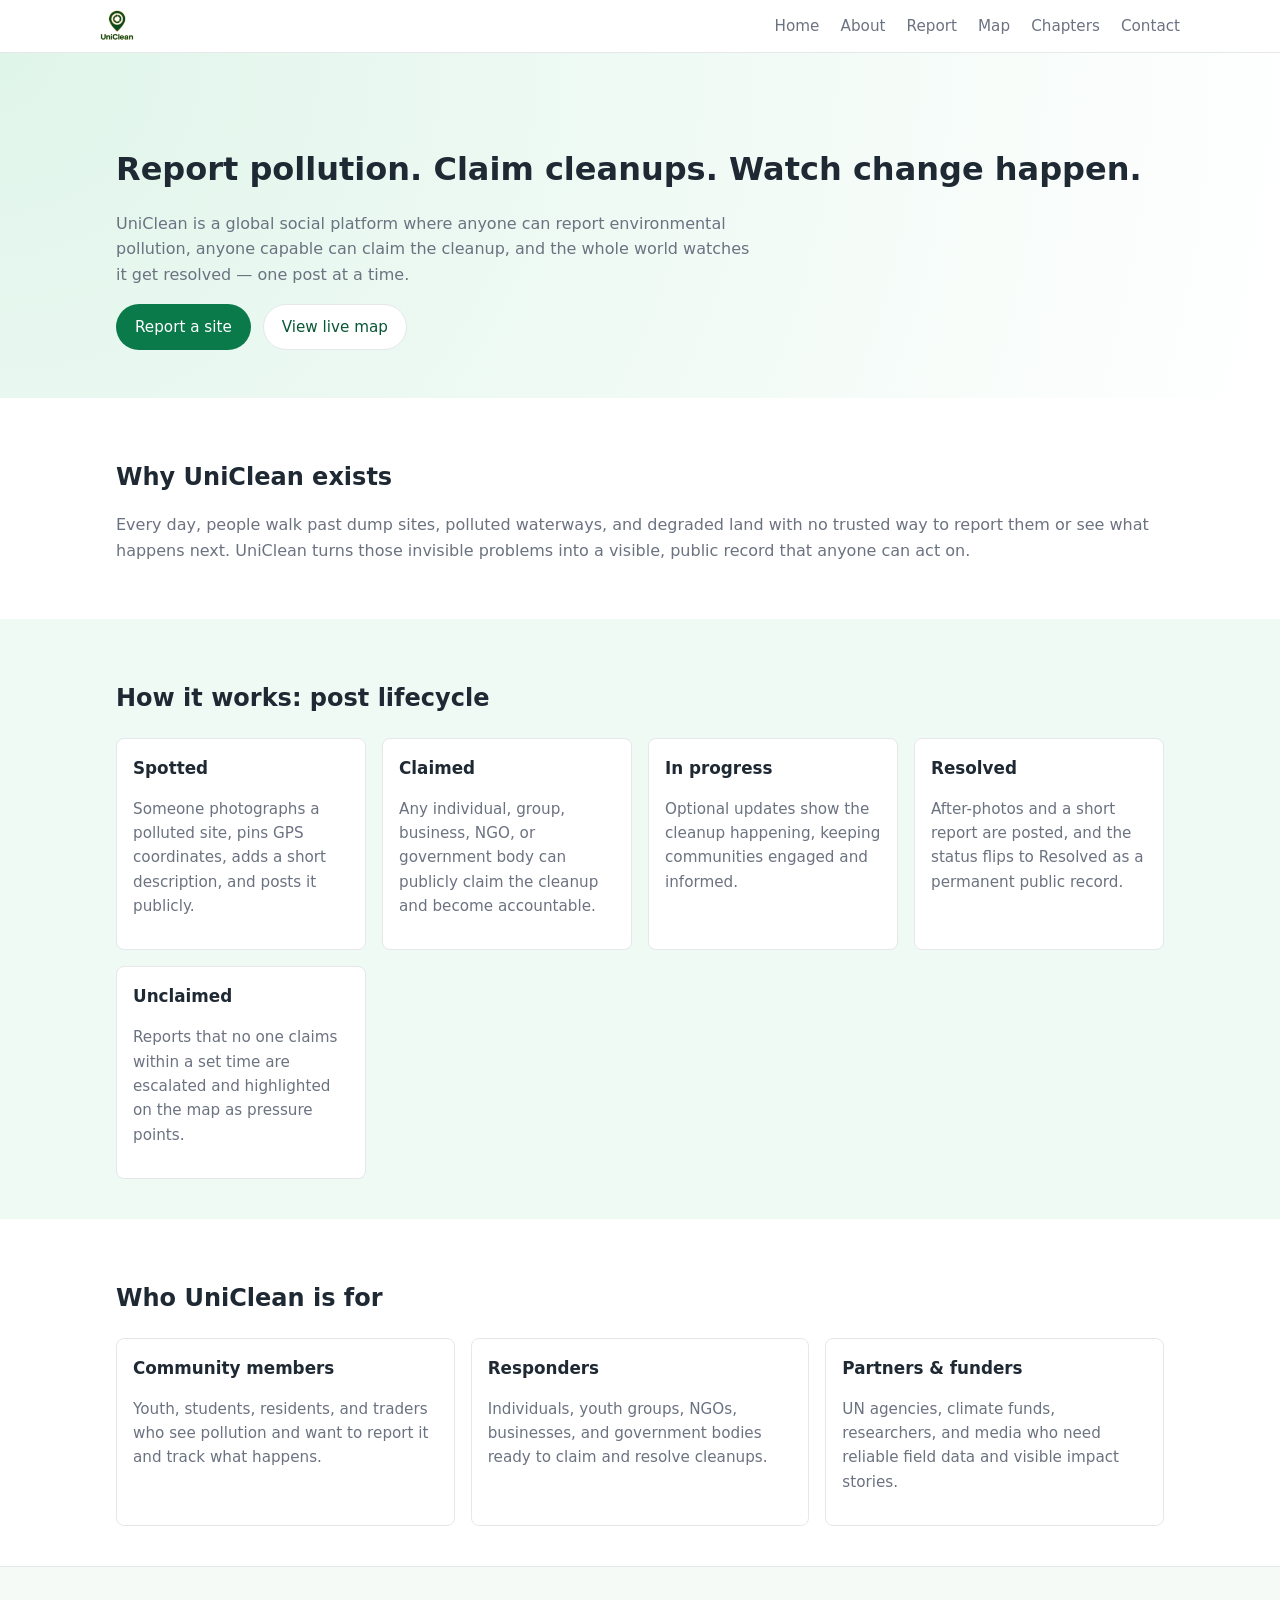
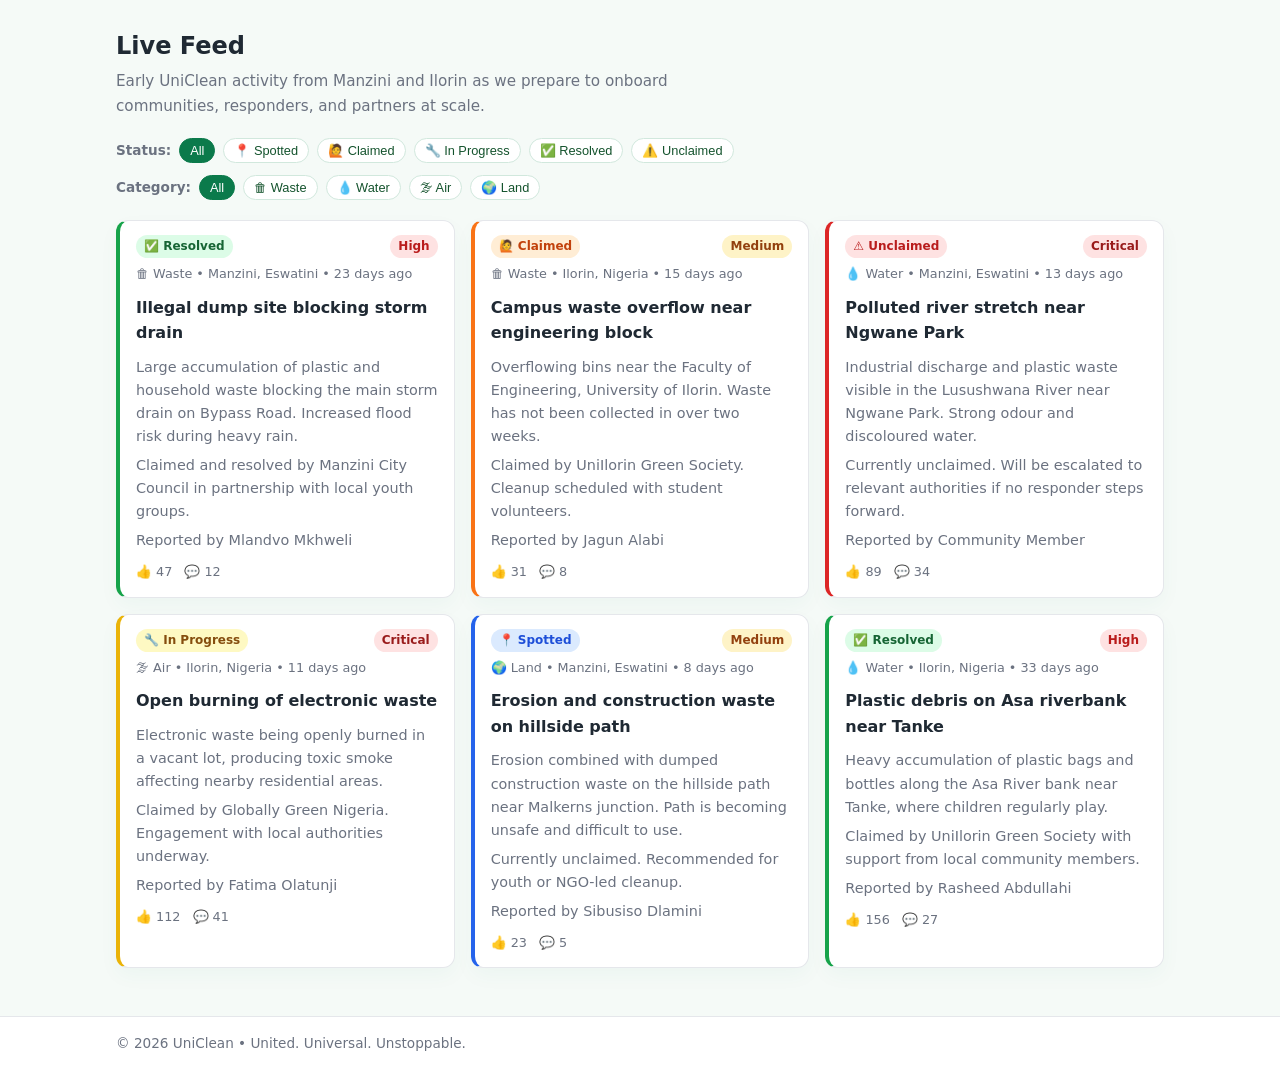
<file: index.html>
<!DOCTYPE html>
<html lang="en">
<head>
  <meta charset="UTF-8">
  <title>UniClean – United. Universal. Unstoppable.</title>
  <meta name="viewport" content="width=device-width, initial-scale=1">
  <link rel="stylesheet" href="styles.css">
</head>
<body>
<header class="navbar">
  <div class="container nav-content">
<a href="index.html" class="logo">
  <img src="logo.jpg" alt="UniClean logo">
</a>
    <nav>
  <a href="index.html">Home</a>
  <a href="about.html">About</a>    
  <a href="report.html">Report</a>
  <a href="map.html">Map</a>
  <a href="chapters.html">Chapters</a>
  <a href="contact.html">Contact</a>
</nav>
  </div>
</header>

<main>
  <section class="hero">
    <div class="container hero-content">
      <div>
        <h1>Report pollution. Claim cleanups. Watch change happen.</h1>
        <p>
          UniClean is a global social platform where anyone can report environmental pollution,
          anyone capable can claim the cleanup, and the whole world watches it get resolved — one post at a time.
        </p>
        <div class="hero-actions">
          <a href="report.html" class="btn primary">Report a site</a>
          <a href="map.html" class="btn secondary">View live map</a>
        </div>
      </div>
    </div>
  </section>

  <section class="section">
    <div class="container">
      <h2>Why UniClean exists</h2>
      <p>
        Every day, people walk past dump sites, polluted waterways, and degraded land with no trusted way
        to report them or see what happens next. UniClean turns those invisible problems into a visible,
        public record that anyone can act on.
      </p>
    </div>
  </section>

  <section class="section alt">
    <div class="container">
      <h2>How it works: post lifecycle</h2>
      <div class="cards">
        <div class="card">
          <h3>Spotted</h3>
          <p>Someone photographs a polluted site, pins GPS coordinates, adds a short description, and posts it publicly.</p>
        </div>
        <div class="card">
          <h3>Claimed</h3>
          <p>Any individual, group, business, NGO, or government body can publicly claim the cleanup and become accountable.</p>
        </div>
        <div class="card">
          <h3>In progress</h3>
          <p>Optional updates show the cleanup happening, keeping communities engaged and informed.</p>
        </div>
        <div class="card">
          <h3>Resolved</h3>
          <p>After-photos and a short report are posted, and the status flips to Resolved as a permanent public record.</p>
        </div>
        <div class="card">
          <h3>Unclaimed</h3>
          <p>Reports that no one claims within a set time are escalated and highlighted on the map as pressure points.</p>
        </div>
      </div>
    </div>
  </section>

  <section class="section">
    <div class="container">
      <h2>Who UniClean is for</h2>
      <div class="cards">
        <div class="card">
          <h3>Community members</h3>
          <p>Youth, students, residents, and traders who see pollution and want to report it and track what happens.</p>
        </div>
        <div class="card">
          <h3>Responders</h3>
          <p>Individuals, youth groups, NGOs, businesses, and government bodies ready to claim and resolve cleanups.</p>
        </div>
        <div class="card">
          <h3>Partners & funders</h3>
          <p>UN agencies, climate funds, researchers, and media who need reliable field data and visible impact stories.</p>
        </div>
      </div>
    </div>
  </section>
 <section class="uc-section">
  <div class="container">
    <div class="uc-section-header">
      <h2>Live Feed</h2>
      <p>
        Early UniClean activity from Manzini and Ilorin as we prepare to onboard
        communities, responders, and partners at scale.
      </p>
    </div>

    <div class="uc-filters">
      <div class="uc-filter-group" data-filter-group="status">
        <span class="uc-filter-label">Status:</span>
        <button class="uc-chip uc-chip-active" data-value="all">All</button>
        <button class="uc-chip" data-value="spotted">📍 Spotted</button>
        <button class="uc-chip" data-value="claimed">🙋 Claimed</button>
        <button class="uc-chip" data-value="in-progress">🔧 In Progress</button>
        <button class="uc-chip" data-value="resolved">✅ Resolved</button>
        <button class="uc-chip" data-value="unclaimed">⚠️ Unclaimed</button>
      </div>

      <div class="uc-filter-group" data-filter-group="category">
        <span class="uc-filter-label">Category:</span>
        <button class="uc-chip uc-chip-active" data-value="all">All</button>
        <button class="uc-chip" data-value="waste">🗑 Waste</button>
        <button class="uc-chip" data-value="water">💧 Water</button>
        <button class="uc-chip" data-value="air">🌫 Air</button>
        <button class="uc-chip" data-value="land">🌍 Land</button>
      </div>
    </div>

    <div class="uc-feed" id="ucFeed">
      <!-- Card 1 -->
      <article class="uc-card uc-card-resolved"
        data-status="resolved"
        data-category="waste">
        <div class="uc-card-status">
          <span class="uc-status-pill uc-status-resolved">✅ Resolved</span>
          <span class="uc-pill uc-pill-high">High</span>
        </div>
        <div class="uc-card-meta">
          <span>🗑 Waste</span>
          <span>•</span>
          <span>Manzini, Eswatini</span>
          <span>•</span>
          <span>23 days ago</span>
        </div>
        <h3>Illegal dump site blocking storm drain</h3>
        <p>
          Large accumulation of plastic and household waste blocking the main
          storm drain on Bypass Road. Increased flood risk during heavy rain.
        </p>
        <p class="uc-card-detail">
          Claimed and resolved by Manzini City Council in partnership with local youth groups.
        </p>
        <p class="uc-card-author">Reported by Mlandvo Mkhweli</p>
        <div class="uc-card-actions">
          <span>👍 47</span>
          <span>💬 12</span>
        </div>
      </article>

      <!-- Card 2 -->
      <article class="uc-card uc-card-claimed"
        data-status="claimed"
        data-category="waste">
        <div class="uc-card-status">
          <span class="uc-status-pill uc-status-claimed">🙋 Claimed</span>
          <span class="uc-pill uc-pill-medium">Medium</span>
        </div>
        <div class="uc-card-meta">
          <span>🗑 Waste</span>
          <span>•</span>
          <span>Ilorin, Nigeria</span>
          <span>•</span>
          <span>15 days ago</span>
        </div>
        <h3>Campus waste overflow near engineering block</h3>
        <p>
          Overflowing bins near the Faculty of Engineering, University of Ilorin.
          Waste has not been collected in over two weeks.
        </p>
        <p class="uc-card-detail">
          Claimed by UniIlorin Green Society. Cleanup scheduled with student volunteers.
        </p>
        <p class="uc-card-author">Reported by Jagun Alabi</p>
        <div class="uc-card-actions">
          <span>👍 31</span>
          <span>💬 8</span>
        </div>
      </article>

      <!-- Card 3 -->
      <article class="uc-card uc-card-unclaimed"
        data-status="unclaimed"
        data-category="water">
        <div class="uc-card-status">
          <span class="uc-status-pill uc-status-unclaimed">⚠️ Unclaimed</span>
          <span class="uc-pill uc-pill-critical">Critical</span>
        </div>
        <div class="uc-card-meta">
          <span>💧 Water</span>
          <span>•</span>
          <span>Manzini, Eswatini</span>
          <span>•</span>
          <span>13 days ago</span>
        </div>
        <h3>Polluted river stretch near Ngwane Park</h3>
        <p>
          Industrial discharge and plastic waste visible in the Lusushwana River near
          Ngwane Park. Strong odour and discoloured water.
        </p>
        <p class="uc-card-detail">
          Currently unclaimed. Will be escalated to relevant authorities if no responder steps forward.
        </p>
        <p class="uc-card-author">Reported by Community Member</p>
        <div class="uc-card-actions">
          <span>👍 89</span>
          <span>💬 34</span>
        </div>
      </article>

      <!-- Card 4 -->
      <article class="uc-card uc-card-progress"
        data-status="in-progress"
        data-category="air">
        <div class="uc-card-status">
          <span class="uc-status-pill uc-status-progress">🔧 In Progress</span>
          <span class="uc-pill uc-pill-critical">Critical</span>
        </div>
        <div class="uc-card-meta">
          <span>🌫 Air</span>
          <span>•</span>
          <span>Ilorin, Nigeria</span>
          <span>•</span>
          <span>11 days ago</span>
        </div>
        <h3>Open burning of electronic waste</h3>
        <p>
          Electronic waste being openly burned in a vacant lot, producing toxic smoke
          affecting nearby residential areas.
        </p>
        <p class="uc-card-detail">
          Claimed by Globally Green Nigeria. Engagement with local authorities underway.
        </p>
        <p class="uc-card-author">Reported by Fatima Olatunji</p>
        <div class="uc-card-actions">
          <span>👍 112</span>
          <span>💬 41</span>
        </div>
      </article>

      <!-- Card 5 -->
      <article class="uc-card uc-card-spotted"
        data-status="spotted"
        data-category="land">
        <div class="uc-card-status">
          <span class="uc-status-pill uc-status-spotted">📍 Spotted</span>
          <span class="uc-pill uc-pill-medium">Medium</span>
        </div>
        <div class="uc-card-meta">
          <span>🌍 Land</span>
          <span>•</span>
          <span>Manzini, Eswatini</span>
          <span>•</span>
          <span>8 days ago</span>
        </div>
        <h3>Erosion and construction waste on hillside path</h3>
        <p>
          Erosion combined with dumped construction waste on the hillside path near
          Malkerns junction. Path is becoming unsafe and difficult to use.
        </p>
        <p class="uc-card-detail">
          Currently unclaimed. Recommended for youth or NGO-led cleanup.
        </p>
        <p class="uc-card-author">Reported by Sibusiso Dlamini</p>
        <div class="uc-card-actions">
          <span>👍 23</span>
          <span>💬 5</span>
        </div>
      </article>

      <!-- Card 6 -->
      <article class="uc-card uc-card-resolved"
        data-status="resolved"
        data-category="water">
        <div class="uc-card-status">
          <span class="uc-status-pill uc-status-resolved">✅ Resolved</span>
          <span class="uc-pill uc-pill-high">High</span>
        </div>
        <div class="uc-card-meta">
          <span>💧 Water</span>
          <span>•</span>
          <span>Ilorin, Nigeria</span>
          <span>•</span>
          <span>33 days ago</span>
        </div>
        <h3>Plastic debris on Asa riverbank near Tanke</h3>
        <p>
          Heavy accumulation of plastic bags and bottles along the Asa River bank near
          Tanke, where children regularly play.
        </p>
        <p class="uc-card-detail">
          Claimed by UniIlorin Green Society with support from local community members.
        </p>
        <p class="uc-card-author">Reported by Rasheed Abdullahi</p>
        <div class="uc-card-actions">
          <span>👍 156</span>
          <span>💬 27</span>
        </div>
      </article>
    </div>
  </div>
</section>
</main>
<footer class="footer">
  <div class="container footer-content">
    <span>© 2026 UniClean • United. Universal. Unstoppable.</span>
  </div>
  </footer>
<script src="main.js"></script>
</body>
</html> 
</body>
</html>
</file>
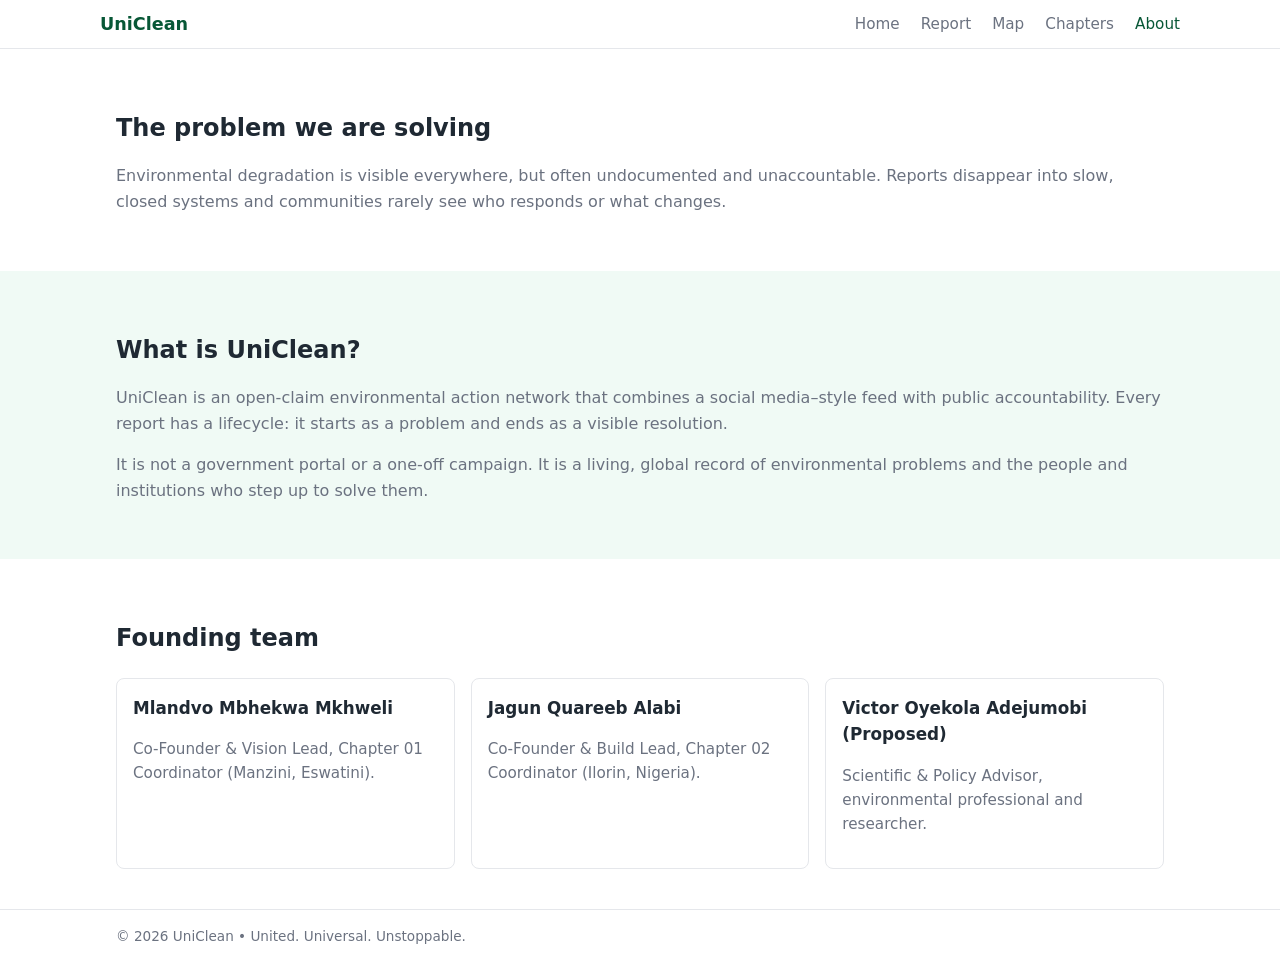
<file: about.html>
<!DOCTYPE html>
<html lang="en">
<head>
  <meta charset="UTF-8">
  <title>About – UniClean</title>
  <meta name="viewport" content="width=device-width, initial-scale=1">
  <link rel="stylesheet" href="styles.css">
</head>
<body>
<header class="navbar">
  <div class="container nav-content">
    <div class="logo">UniClean</div>
    <nav>
      <a href="index.html">Home</a>
      <a href="report.html">Report</a>
      <a href="map.html">Map</a>
      <a href="chapters.html">Chapters</a>
      <a href="about.html" class="active">About</a>
    </nav>
  </div>
</header>

<main>
  <section class="section">
    <div class="container">
      <h2>The problem we are solving</h2>
      <p>
        Environmental degradation is visible everywhere, but often undocumented and unaccountable.
        Reports disappear into slow, closed systems and communities rarely see who responds or what changes.
      </p>
    </div>
  </section>

  <section class="section alt">
    <div class="container">
      <h2>What is UniClean?</h2>
      <p>
        UniClean is an open-claim environmental action network that combines a social media–style feed
        with public accountability. Every report has a lifecycle: it starts as a problem and ends as a
        visible resolution.
      </p>
      <p>
        It is not a government portal or a one-off campaign. It is a living, global record of
        environmental problems and the people and institutions who step up to solve them.
      </p>
    </div>
  </section>

  <section class="section">
    <div class="container">
      <h2>Founding team</h2>
      <div class="cards">
        <div class="card">
          <h3>Mlandvo Mbhekwa Mkhweli</h3>
          <p>Co‑Founder & Vision Lead, Chapter 01 Coordinator (Manzini, Eswatini).</p>
        </div>
        <div class="card">
          <h3>Jagun Quareeb Alabi</h3>
          <p>Co‑Founder & Build Lead, Chapter 02 Coordinator (Ilorin, Nigeria).</p>
        </div>
        <div class="card">
          <h3>Victor Oyekola Adejumobi (Proposed)</h3>
          <p>Scientific & Policy Advisor, environmental professional and researcher.</p>
        </div>
      </div>
    </div>
  </section>
</main>

<footer class="footer">
  <div class="container footer-content">
    <span>© 2026 UniClean • United. Universal. Unstoppable.</span>
  </div>
</footer>
</body>
</html>
</file>
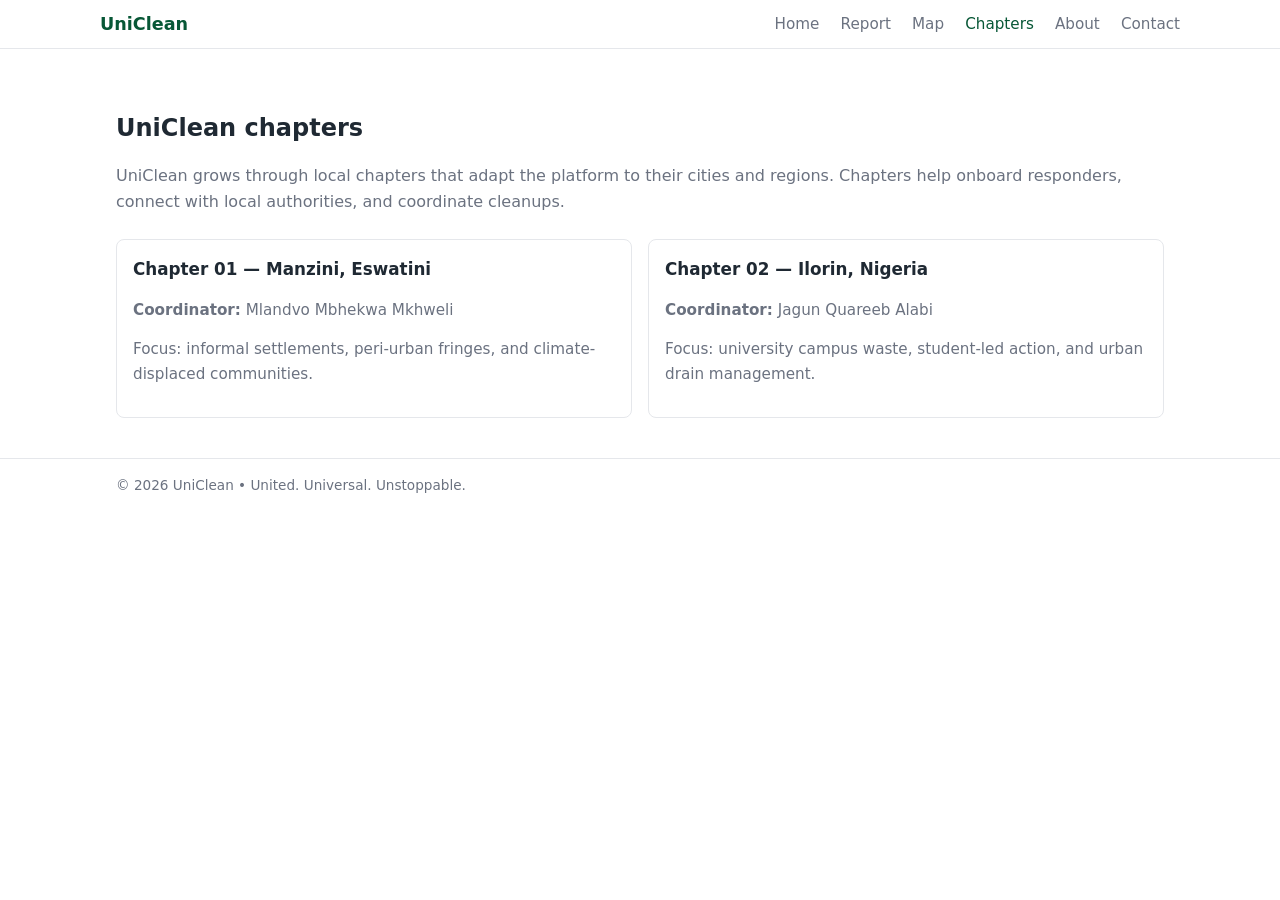
<file: chapter.html>
<!DOCTYPE html>
<html lang="en">
<head>
  <meta charset="UTF-8">
  <title>Chapters – UniClean</title>
  <meta name="viewport" content="width=device-width, initial-scale=1">
  <link rel="stylesheet" href="styles.css">
</head>
<body>
<header class="navbar">
  <div class="container nav-content">
    <div class="logo">UniClean</div>
    <nav>
      <a href="index.html">Home</a>
      <a href="report.html">Report</a>
      <a href="map.html">Map</a>
      <a href="chapters.html" class="active">Chapters</a>
      <a href="about.html">About</a>
      <a href="contact.html">Contact</a>
    </nav>
  </div>
</header>

<main>
  <section class="section">
    <div class="container">
      <h2>UniClean chapters</h2>
      <p>
        UniClean grows through local chapters that adapt the platform to their cities and regions.
        Chapters help onboard responders, connect with local authorities, and coordinate cleanups.
      </p>
      <div class="cards" style="margin-top: 24px;">
        <div class="card">
          <h3>Chapter 01 — Manzini, Eswatini</h3>
          <p><strong>Coordinator:</strong> Mlandvo Mbhekwa Mkhweli</p>
          <p>Focus: informal settlements, peri-urban fringes, and climate-displaced communities.</p>
        </div>
        <div class="card">
          <h3>Chapter 02 — Ilorin, Nigeria</h3>
          <p><strong>Coordinator:</strong> Jagun Quareeb Alabi</p>
          <p>Focus: university campus waste, student-led action, and urban drain management.</p>
        </div>
      </div>
    </div>
  </section>
</main>

<footer class="footer">
  <div class="container footer-content">
    <span>© 2026 UniClean • United. Universal. Unstoppable.</span>
  </div>
</footer>
</body>
</html>
</file>
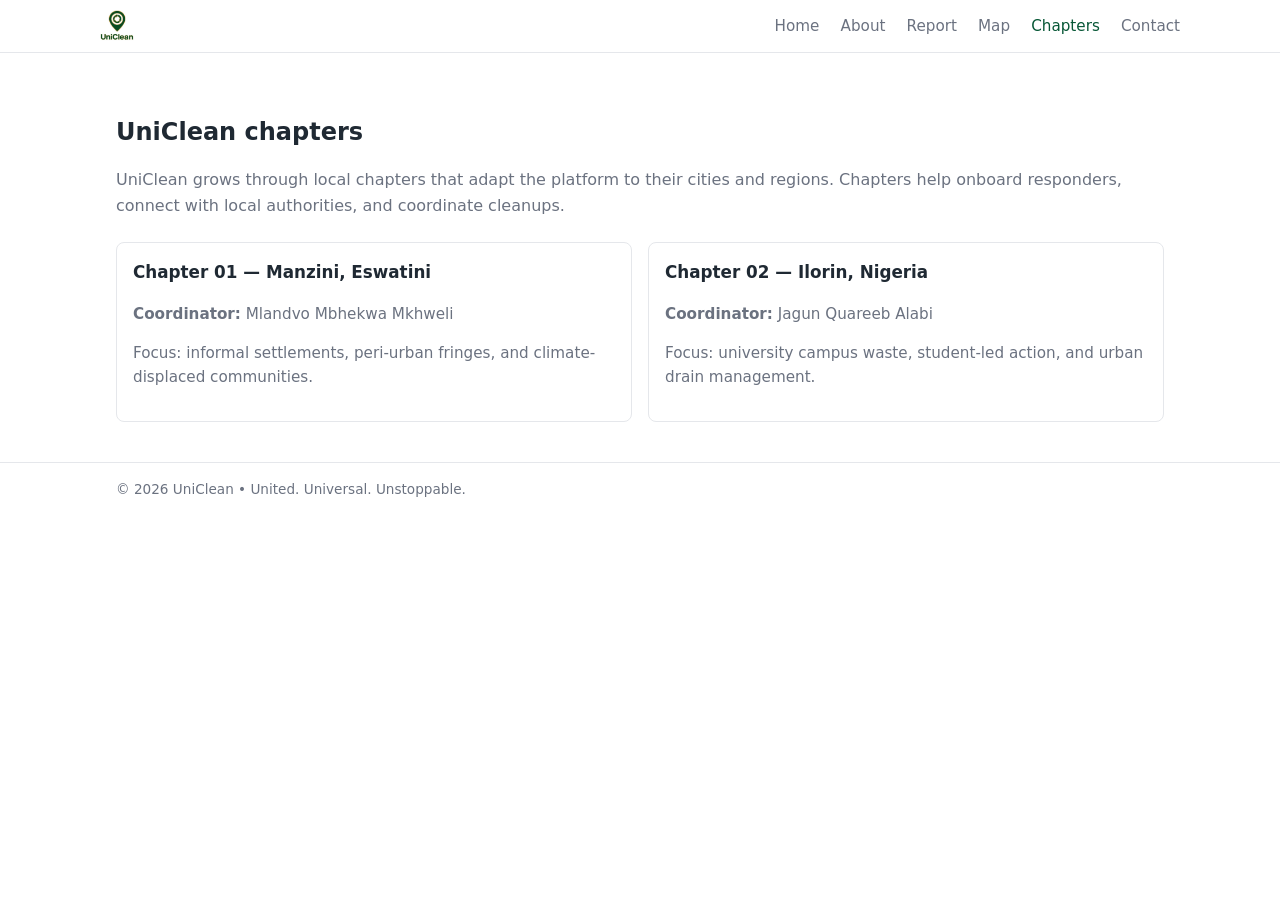
<file: chapters.html>
<!DOCTYPE html>
<html lang="en">
<head>
  <meta charset="UTF-8">
  <title>Chapters – UniClean</title>
  <meta name="viewport" content="width=device-width, initial-scale=1">
  <link rel="stylesheet" href="styles.css">
</head>
<body>
<header class="navbar">
  <div class="container nav-content">
    <a href="index.html" class="logo">
  <img src="logo.jpg" alt="UniClean logo">
</a>
    <nav>
      <a href="index.html">Home</a>
      <a href="about.html">About</a>
      <a href="report.html">Report</a>
      <a href="map.html">Map</a>
      <a href="chapters.html" class="active">Chapters</a>
      <a href="contact.html">Contact</a>
    </nav>
  </div>
</header>

<main>
  <section class="section">
    <div class="container">
      <h2>UniClean chapters</h2>
      <p>
        UniClean grows through local chapters that adapt the platform to their cities and regions.
        Chapters help onboard responders, connect with local authorities, and coordinate cleanups.
      </p>
      <div class="cards" style="margin-top: 24px;">
        <div class="card">
          <h3>Chapter 01 — Manzini, Eswatini</h3>
          <p><strong>Coordinator:</strong> Mlandvo Mbhekwa Mkhweli</p>
          <p>Focus: informal settlements, peri-urban fringes, and climate-displaced communities.</p>
        </div>
        <div class="card">
          <h3>Chapter 02 — Ilorin, Nigeria</h3>
          <p><strong>Coordinator:</strong> Jagun Quareeb Alabi</p>
          <p>Focus: university campus waste, student-led action, and urban drain management.</p>
        </div>
      </div>
    </div>
  </section>
</main>

<footer class="footer">
  <div class="container footer-content">
    <span>© 2026 UniClean • United. Universal. Unstoppable.</span>
  </div>
</footer>
</body>
</html>
</file>
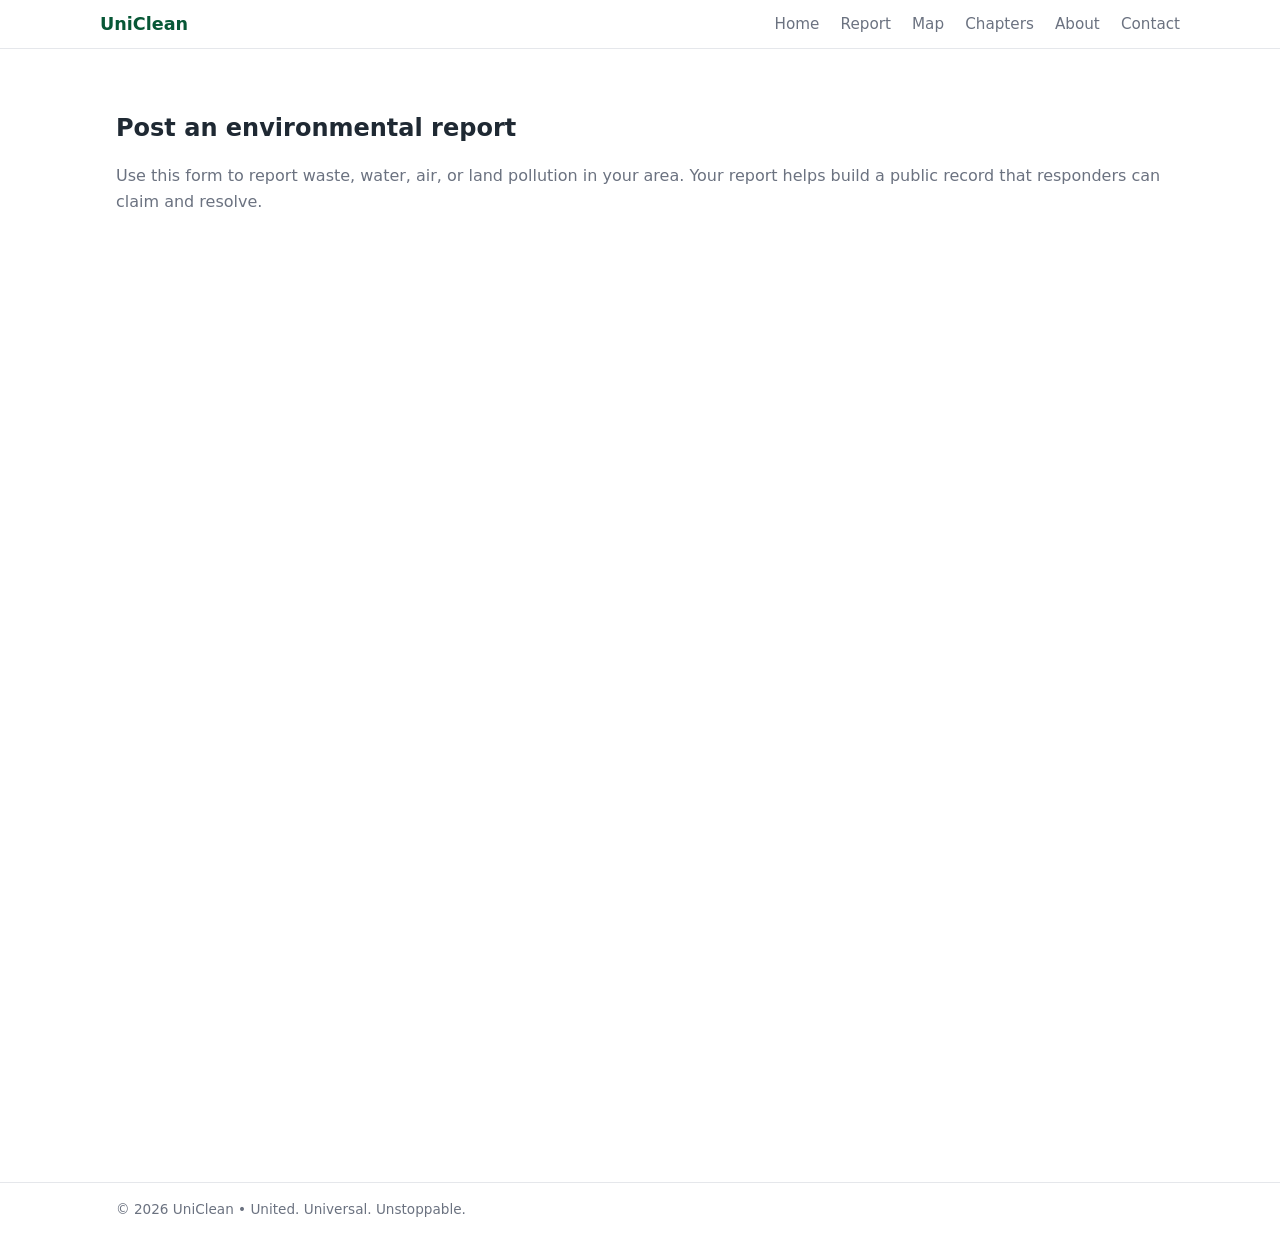
<file: report.html>
<!DOCTYPE html>
<html lang="en">
<head>
  <meta charset="UTF-8">
  <title>Report a Site – UniClean</title>
  <meta name="viewport" content="width=device-width, initial-scale=1">
  <link rel="stylesheet" href="styles.css">
</head>
<body>
<header class="navbar">
  <div class="container nav-content">
    <div class="logo">UniClean</div>
<nav>
  <a href="index.html">Home</a>
  <a href="report.html">Report</a>
  <a href="map.html">Map</a>
  <a href="chapters.html">Chapters</a>
  <a href="about.html">About</a>
  <a href="contact.html">Contact</a>
</nav>
  </div>
</header>

<main>
  <section class="section">
    <div class="container">
      <h2>Post an environmental report</h2>
      <p>
        Use this form to report waste, water, air, or land pollution in your area.
        Your report helps build a public record that responders can claim and resolve.
      </p>
      <div style="margin-top: 20px;">
        <iframe
          src="https://docs.google.com/forms/d/e/REPLACE_WITH_YOUR_EMBED_URL/viewform?embedded=true"
          width="100%"
          height="900"
          frameborder="0"
          marginheight="0"
          marginwidth="0">
          Loading…
        </iframe>
      </div>
    </div>
  </section>
</main>

<footer class="footer">
  <div class="container footer-content">
    <span>© 2026 UniClean • United. Universal. Unstoppable.</span>
  </div>
</footer>
</body>
</html>
</file>
<file: styles.css>
:root {
  --primary: #0b7a4b;
  --primary-dark: #075736;
  --secondary: #f0faf5;
  --text: #1f2933;
  --muted: #6b7280;
  --bg: #ffffff;
  --border: #e5e7eb;
  --radius: 8px;
}

*,
*::before,
*::after {
  box-sizing: border-box;
}

body {
  margin: 0;
  font-family: system-ui, -apple-system, BlinkMacSystemFont, "Segoe UI", sans-serif;
  background: var(--bg);
  color: var(--text);
  line-height: 1.6;
}

/* Layout */

.container {
  width: 100%;
  max-width: 1080px;
  margin: 0 auto;
  padding: 0 16px;
}

/* Navbar */

.navbar {
  position: sticky;
  top: 0;
  z-index: 10;
  background: rgba(255, 255, 255, 0.96);
  border-bottom: 1px solid var(--border);
  backdrop-filter: blur(8px);
}

.nav-content {
  display: flex;
  align-items: center;
  justify-content: space-between;
  padding: 10px 0;
}

.logo {
  display: flex;
  align-items: center;
  font-weight: 700;
  font-size: 1.1rem;
  color: var(--primary-dark);
  text-decoration: none;
}

.logo span {
  margin-left: 8px;
}

.logo img {
  height: 32px; /* adjust size as needed */
  width: auto;
  display: block;
}

nav a {
  margin-left: 16px;
  text-decoration: none;
  color: var(--muted);
  font-size: 0.95rem;
}

nav a.active,
nav a:hover {
  color: var(--primary-dark);
}

/* Hero */

.hero {
  background: radial-gradient(circle at top left, #e0f5ea, #ffffff);
  padding: 64px 0 48px;
}

.hero-content {
  display: flex;
  flex-direction: column;
  gap: 24px;
}

.hero h1 {
  font-size: 2rem;
  margin-bottom: 8px;
}

.hero p {
  max-width: 640px;
  color: var(--muted);
  font-size: 1rem;
}

.hero-actions {
  margin-top: 16px;
  display: flex;
  gap: 12px;
  flex-wrap: wrap;
}

/* Buttons */

.btn {
  display: inline-block;
  padding: 10px 18px;
  border-radius: 999px;
  font-size: 0.95rem;
  text-decoration: none;
  border: 1px solid transparent;
  cursor: pointer;
}

.btn.primary {
  background: var(--primary);
  color: #ffffff;
}

.btn.primary:hover {
  background: var(--primary-dark);
}

.btn.secondary {
  background: #ffffff;
  color: var(--primary-dark);
  border-color: var(--border);
}

.btn.secondary:hover {
  border-color: var(--primary-dark);
}

/* Sections */

.section {
  padding: 40px 0;
}

.section.alt {
  background: var(--secondary);
}

.section h2 {
  font-size: 1.5rem;
  margin-bottom: 8px;
}

.section p {
  color: var(--muted);
}

/* Cards */

.cards {
  display: grid;
  grid-template-columns: repeat(auto-fit, minmax(220px, 1fr));
  gap: 16px;
  margin-top: 20px;
}

.card {
  background: #ffffff;
  border-radius: var(--radius);
  border: 1px solid var(--border);
  padding: 16px;
}

.section.alt .card {
  background: #ffffff;
}

.card h3 {
  margin-top: 0;
  margin-bottom: 6px;
  font-size: 1.05rem;
}

.card p {
  font-size: 0.95rem;
  color: var(--muted);
}

/* Footer */

.footer {
  border-top: 1px solid var(--border);
  padding: 16px 0;
  background: #ffffff;
}

.footer-content {
  font-size: 0.85rem;
  color: var(--muted);
}

/* Responsive (global) */

@media (max-width: 640px) {
  .nav-content {
    flex-direction: column;
    align-items: flex-start;
    gap: 8px;
  }

  nav a {
    margin-left: 0;
    margin-right: 12px;
  }

  .hero {
    padding: 40px 0 32px;
  }

  .hero h1 {
    font-size: 1.6rem;
  }
}

/* UniClean Live Feed (chip filters + cards) */

.uc-section {
  padding: 40px 0 48px;
  background: #f5faf7;
  border-top: 1px solid var(--border);
}

.uc-section-header h2 {
  font-size: 1.5rem;
  margin-bottom: 4px;
}

.uc-section-header p {
  margin: 0;
  color: var(--muted);
  max-width: 640px;
  font-size: 0.95rem;
}

.uc-filters {
  margin-top: 20px;
  display: flex;
  flex-direction: column;
  gap: 12px;
}

.uc-filter-group {
  display: flex;
  flex-wrap: wrap;
  gap: 8px;
  align-items: center;
}

.uc-filter-label {
  font-size: 0.85rem;
  font-weight: 600;
  color: var(--muted);
}

/* Chips */

.uc-chip {
  border: 1px solid #d1e8dd;
  background: #ffffff;
  color: #14532d;
  border-radius: 999px;
  padding: 4px 10px;
  font-size: 0.8rem;
  cursor: pointer;
  transition: background 0.15s, color 0.15s, border-color 0.15s;
}

.uc-chip:hover {
  background: #e5f4ec;
}

.uc-chip-active {
  background: #0b7a4b;
  border-color: #0b7a4b;
  color: #ffffff;
}

/* Feed layout */

.uc-feed {
  margin-top: 20px;
  display: grid;
  grid-template-columns: repeat(auto-fit, minmax(260px, 1fr));
  gap: 16px;
}

.uc-card {
  background: #ffffff;
  border-radius: 12px;
  border: 1px solid var(--border);
  padding: 14px 16px;
  display: flex;
  flex-direction: column;
  gap: 6px;
  box-shadow: 0 8px 20px rgba(15, 118, 110, 0.04);
}

/* Status-specific borders / accents */

.uc-card-resolved {
  border-left: 4px solid #16a34a;
}

.uc-card-claimed {
  border-left: 4px solid #f97316;
}

.uc-card-unclaimed {
  border-left: 4px solid #dc2626;
}

.uc-card-progress {
  border-left: 4px solid #eab308;
}

.uc-card-spotted {
  border-left: 4px solid #2563eb;
}

/* Card header */

.uc-card-status {
  display: flex;
  align-items: center;
  justify-content: space-between;
  gap: 8px;
  font-size: 0.8rem;
}

/* Status pill */

.uc-status-pill {
  padding: 2px 8px;
  border-radius: 999px;
  font-size: 0.75rem;
  font-weight: 600;
}

.uc-status-resolved {
  background: #dcfce7;
  color: #166534;
}

.uc-status-claimed {
  background: #ffedd5;
  color: #c2410c;
}

.uc-status-unclaimed {
  background: #fee2e2;
  color: #b91c1c;
}

.uc-status-progress {
  background: #fef9c3;
  color: #854d0e;
}

.uc-status-spotted {
  background: #dbeafe;
  color: #1d4ed8;
}

/* Severity pill */

.uc-pill {
  padding: 2px 8px;
  border-radius: 999px;
  font-size: 0.75rem;
  font-weight: 600;
}

.uc-pill-high {
  background: #fee2e2;
  color: #b91c1c;
}

.uc-pill-medium {
  background: #fef3c7;
  color: #92400e;
}

.uc-pill-critical {
  background: #fee2e2;
  color: #991b1b;
}

/* Meta and text */

.uc-card-meta {
  display: flex;
  flex-wrap: wrap;
  gap: 4px;
  font-size: 0.8rem;
  color: var(--muted);
}

.uc-card h3 {
  margin: 4px 0;
  font-size: 1rem;
}

.uc-card p {
  margin: 0;
  font-size: 0.9rem;
  color: var(--muted);
}

.uc-card-detail {
  font-size: 0.85rem;
  color: #14532d;
}

.uc-card-author {
  font-size: 0.8rem;
  color: #6b7280;
}

/* Actions (likes/comments) */

.uc-card-actions {
  margin-top: 4px;
  display: flex;
  gap: 12px;
  font-size: 0.8rem;
  color: #6b7280;
}

/* Responsive for feed */

@media (max-width: 640px) {
  .uc-feed {
    grid-template-columns: 1fr;
  }

  .uc-card-status {
    flex-direction: row;
    justify-content: space-between;
  }
}
</file>
